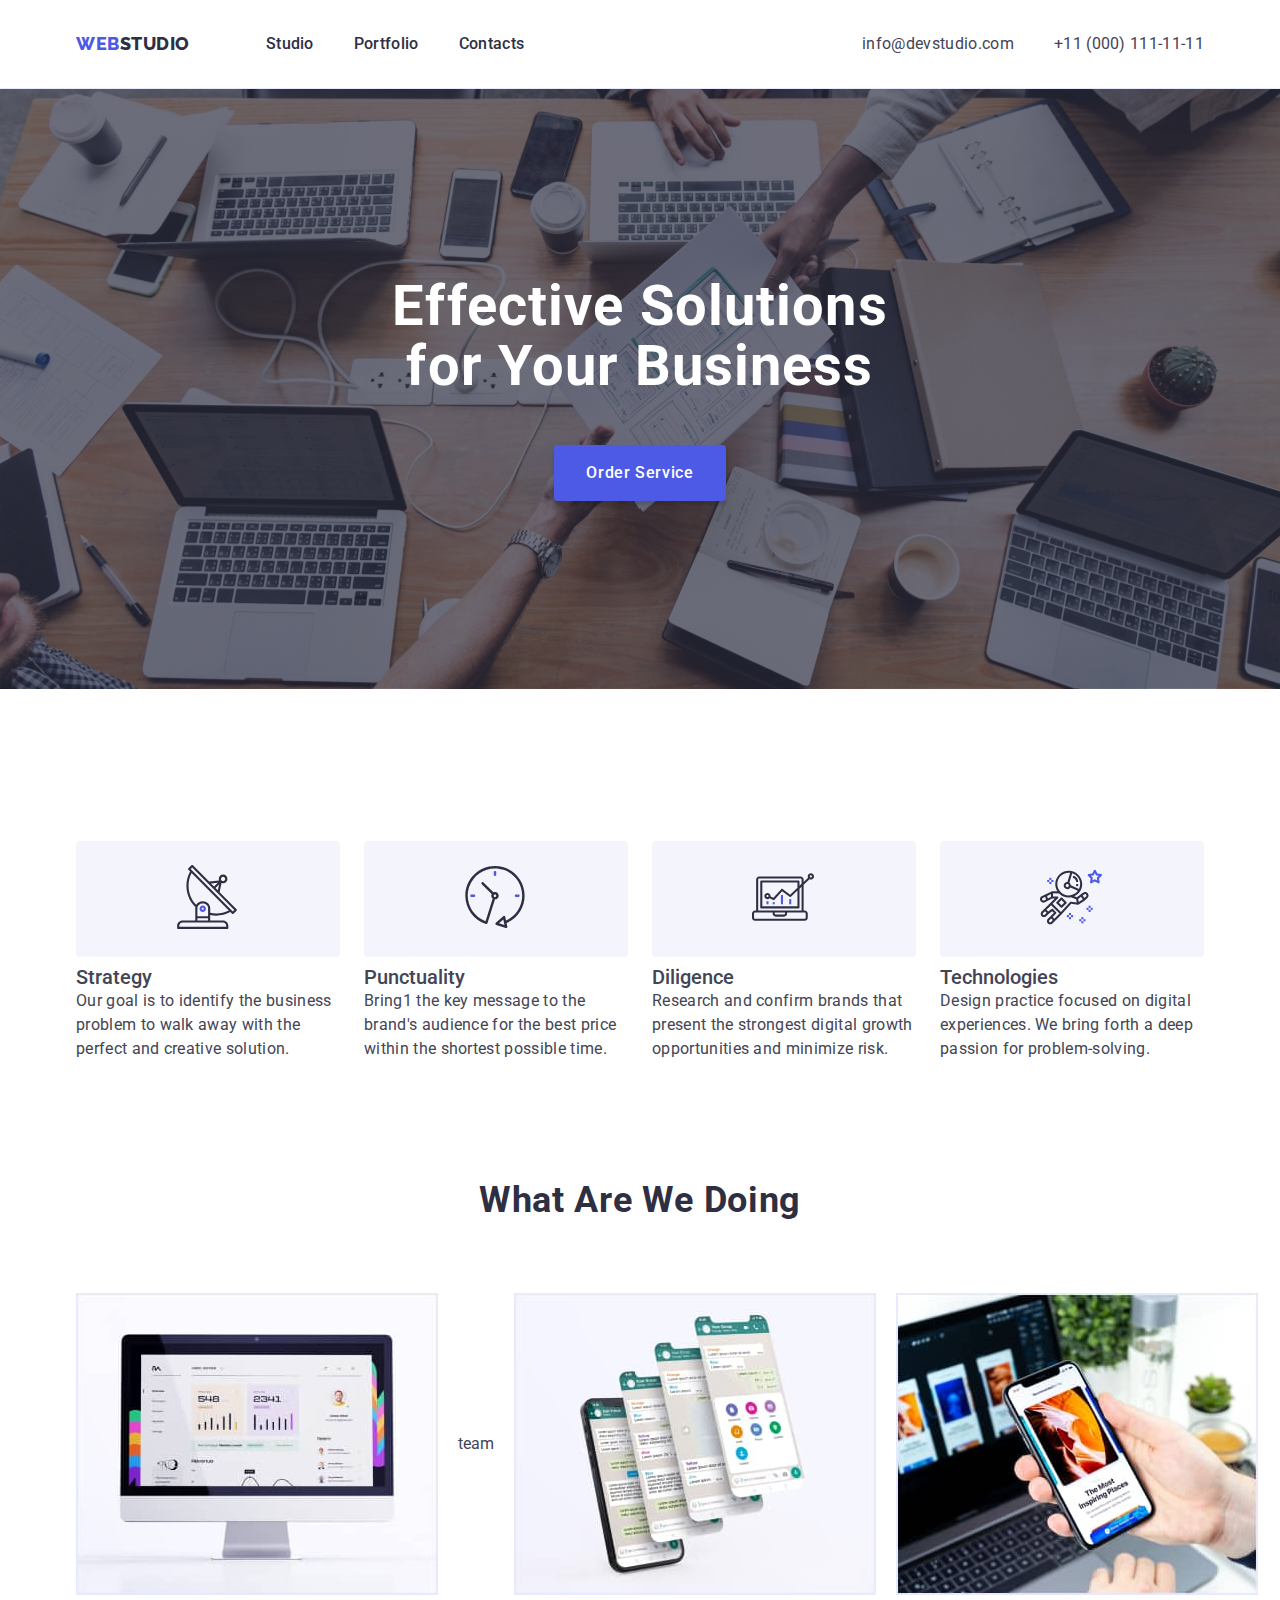
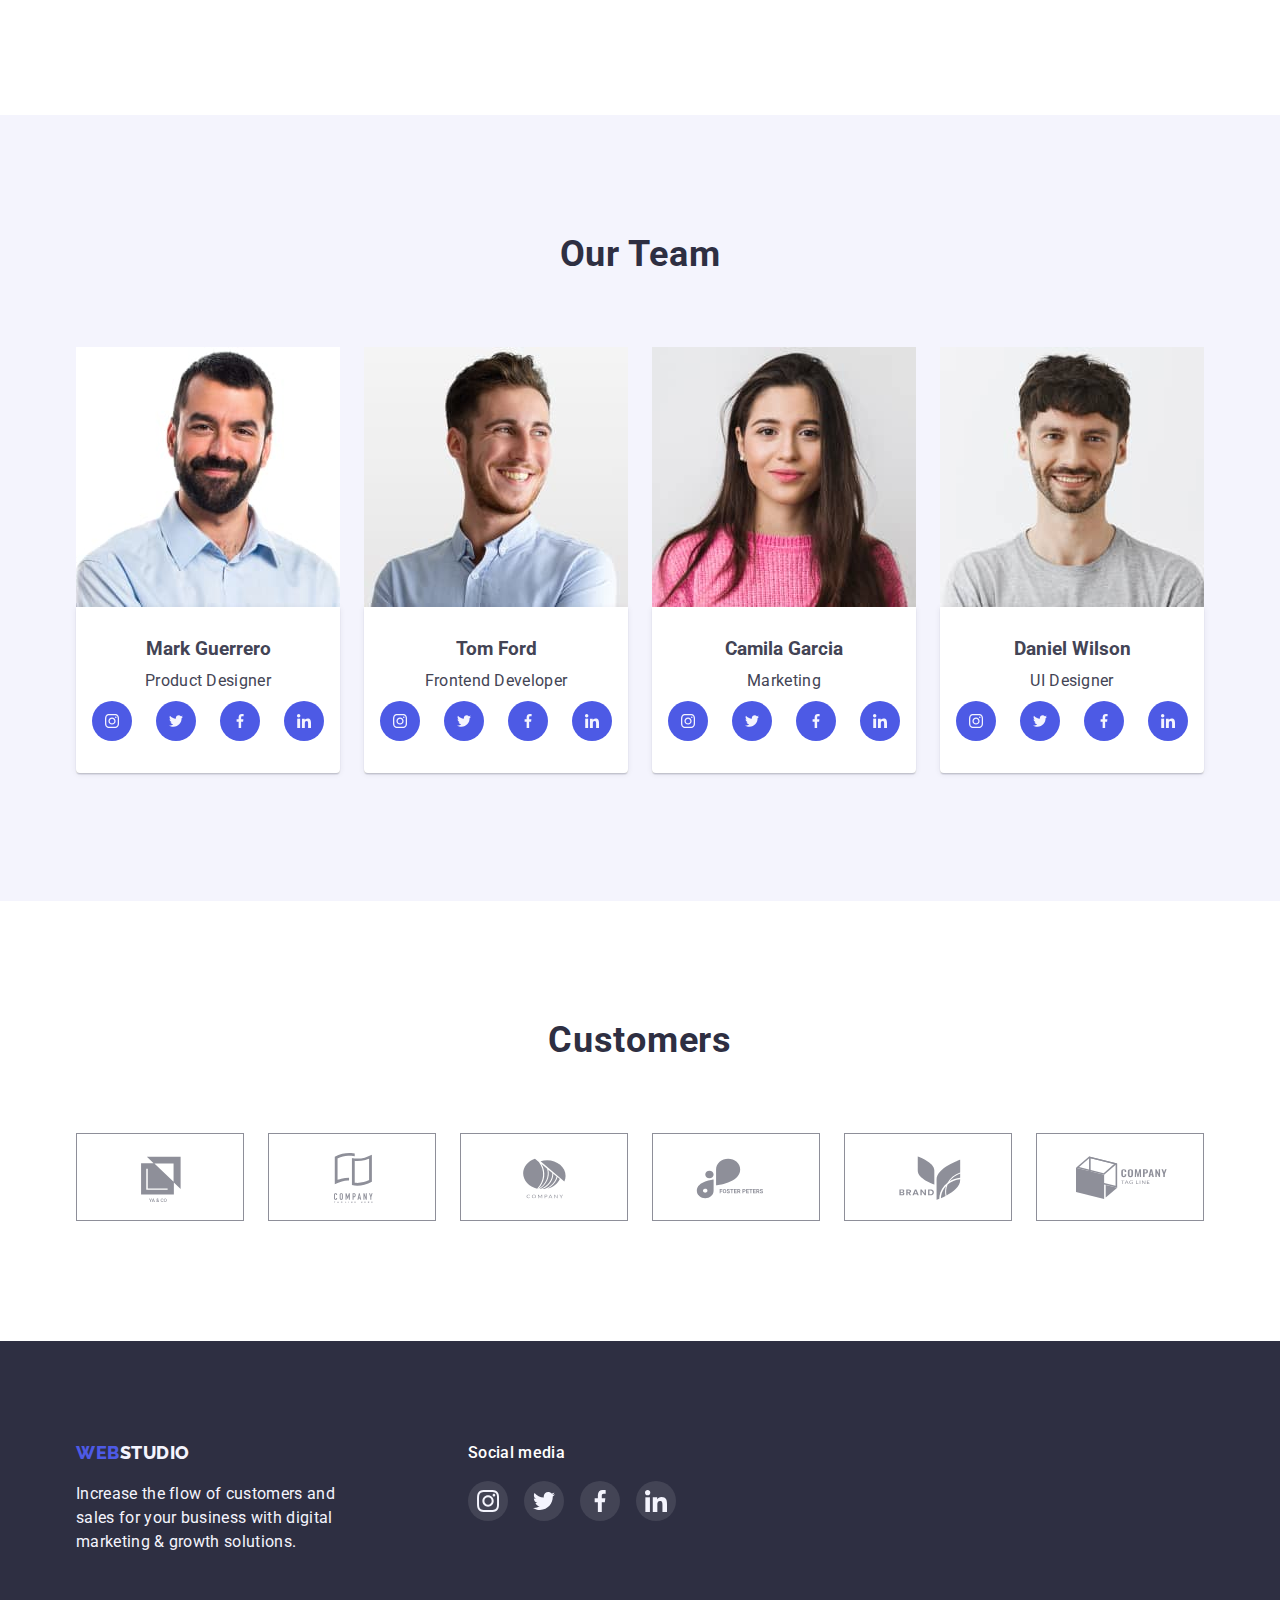
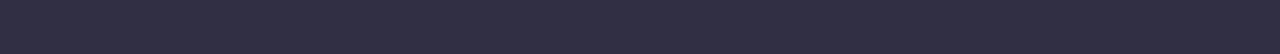
<file: index.html>
<!DOCTYPE html>
<html lang="en">
  <head>
    <meta charset="UTF-8" />
    <meta http-equiv="X-UA-Compatible" content="IE=edge" />
    <meta name="viewport" content="width=device-width, initial-scale=1.0" />
    <title>WebStudio</title>
    <link rel="preconnect" href="https://fonts.googleapis.com" />
    <link rel="preconnect" href="https://fonts.gstatic.com" crossorigin />
    <link
      href="https://fonts.googleapis.com/css2?family=Raleway:wght@800&family=Roboto:wght@400;500;700;900&display=swap"
      rel="stylesheet"
    />
    <link
      rel="stylesheet"
      href="https://cdn.jsdelivr.net/npm/modern-normalize@1.1.0/modern-normalize.min.css"
    />
    <link rel="stylesheet" href="./styles.css" />
  </head>
  <body>
    <header class="header">
      <div class="container container-header">
        <nav class="navigation link">
          <a class="primery-logo link" href="./index.html"
            >Web<span class="secondary-logo link">Studio</span></a
          >
          <ul class="menu-list list">
            <li>
              <a class="navigation-item link" href="./index.html">Studio</a>
            </li>
            <li>
              <a class="navigation-item link" href="./portfolio.html"
                >Portfolio</a
              >
            </li>
            <li><a class="navigation-item link" href="">Contacts</a></li>
          </ul>
        </nav>
        <address class="contacts">
          <ul class="contacts-list list">
            <li class="contacts-item">
              <a class="contacts-item link" href="mailto:info@devstudio.com"
                >info@devstudio.com</a
              >
            </li>
            <li class="contacts-item">
              <a class="contacts-item link" href="tel:+110001111111"
                >+11 (000) 111-11-11</a
              >
            </li>
          </ul>
        </address>
      </div>
    </header>
    <main>
      <!-- hero -->
      <section class="our-skills">
        <div class="container-hero">
          <h1 class="name">
            Effective Solutions <br />
            for Your Business
          </h1>
          <button class="order-service" type="button">Order Service</button>
        </div>
      </section>
      <!-- section-2 -->
      <section class="goal">
        <div class="containerr">
          <h2 class="hidden" hidden>goal</h2>
          <ul class="goal-item list">
            <li class="goal-item-list list">
              <div class="container-list-icon">
                <svg class="svg-icon">
                  <use href="./images/icons.svg#icon-Group"></use>
                </svg>
              </div>
              <h3 class="goal-name">Strategy</h3>
              <p class="text">
                Our goal is to identify the business problem to walk away with
                the perfect and creative solution.
              </p>
            </li>
            <li class="goal-item-list list">
              <div class="container-list-icon">
                <svg class="svg-icon">
                  <use href="./images/icons.svg#icon-clock-1"></use>
                </svg>
              </div>
              <h3 class="goal-name">Punctuality</h3>
              <p class="text">
                Bring1 the key message to the brand's audience for the best
                price within the shortest possible time.
              </p>
            </li>
            <li class="goal-item-list list">
              <div class="container-list-icon">
                <svg class="svg-icon">
                  <use href="./images/icons.svg#icon-diagram-1"></use>
                </svg>
              </div>
              <h3 class="goal-name">Diligence</h3>
              <p class="text">
                Research and confirm brands that present the strongest digital
                growth opportunities and minimize risk.
              </p>
            </li>
            <li class="goal-item-list list">
              <div class="container-list-icon">
                <svg class="svg-icon">
                  <use href="./images/icons.svg#icon-astronaut-1"></use>
                </svg>
              </div>
              <h3 class="goal-name">Technologies</h3>
              <p class="text">
                Design practice focused on digital experiences. We bring forth a
                deep passion for problem-solving.
              </p>
            </li>
          </ul>
        </div>
      </section>
      <section class="section">
        <div class="container container-name-section">
          <h2 class="name-section">What are we doing</h2>
          <ul class="name-photo list">
            <li class="border-name">
              <img src="./images/1.jpg" alt="photo-monitor" width="360" />
            </li>
            team
            <li class="border-name">
              <img src="./images/2.jpg" alt="photo-smartphone" width="360" />
            </li>
            <li class="border-name">
              <img
                src="./images/3.jpg"
                alt="photo-smartphone-with-monitor"
                width="360"
              />
            </li>
          </ul>
        </div>
      </section>
      <!-- section -->
      <section class="our-section section">
        <div class="our-team-container">
          <h2 class="name-section">Our Team</h2>
          <ul class="our-team-photo list">
            <li class="goal-name-our">
              <img
                src="./images/4.jpg"
                alt="photo-product-designer"
                width="264"
              />
              <div class="team-decorative-container">
                <h3 class="goal-name-our">Mark Guerrero</h3>
                <p class="text-our">Product Designer</p>
                <ul class="ul-svg">
                  <li class="svg-our-list">
                    <a class="teg-a" href="">
                      <svg class="svg-our">
                        <use
                          href="./images/icons.svg#icon-instagram-1"
                        ></use></svg
                    ></a>
                  </li>
                  <li class="svg-our-list">
                    <a class="teg-a" href=""
                      ><svg class="svg-our">
                        <use
                          href="./images/icons.svg#icon-twitter-1"
                        ></use></svg
                    ></a>
                  </li>
                  <li class="svg-our-list">
                    <a class="teg-a" href=""
                      ><svg class="svg-our">
                        <use
                          href="./images/icons.svg#icon-facebook-1"
                        ></use></svg
                    ></a>
                  </li>
                  <li class="svg-our-list">
                    <a class="teg-a" href=""
                      ><svg class="svg-our">
                        <use
                          href="./images/icons.svg#icon-linkedin-1"
                        ></use></svg
                    ></a>
                  </li>
                </ul>
              </div>
            </li>
            <li class="goal-name-our">
              <img src="./images/5.jpg" alt="photo-worker-Tom" width="264" />
              <div class="team-decorative-container">
                <h3 class="goal-name-our">Tom Ford</h3>
                <p class="text-our">Frontend Developer</p>
                <ul class="ul-svg">
                  <li class="svg-our-list">
                    <a class="teg-a" href=""
                      ><svg class="svg-our">
                        <use
                          href="./images/icons.svg#icon-instagram-1"
                        ></use></svg
                    ></a>
                  </li>
                  <li class="svg-our-list">
                    <a class="teg-a" href=""
                      ><svg class="svg-our">
                        <use
                          href="./images/icons.svg#icon-twitter-1"
                        ></use></svg
                    ></a>
                  </li>
                  <li class="svg-our-list">
                    <a class="teg-a" href=""
                      ><svg class="svg-our">
                        <use
                          href="./images/icons.svg#icon-facebook-1"
                        ></use></svg
                    ></a>
                  </li>
                  <li class="svg-our-list">
                    <a class="teg-a" href=""
                      ><svg class="svg-our">
                        <use
                          href="./images/icons.svg#icon-linkedin-1"
                        ></use></svg
                    ></a>
                  </li>
                </ul>
              </div>
            </li>

            <li class="goal-name-our">
              <img src="./images/6.jpg" alt="photo-markiting" width="264" />
              <div class="team-decorative-container">
                <h3 class="goal-name-our">Camila Garcia</h3>
                <p class="text-our">Marketing</p>
                <ul class="ul-svg">
                  <li class="svg-our-list">
                    <a class="teg-a" href=""
                      ><svg class="svg-our">
                        <use
                          href="./images/icons.svg#icon-instagram-1"
                        ></use></svg
                    ></a>
                  </li>
                  <li class="svg-our-list">
                    <a class="teg-a" href=""
                      ><svg class="svg-our">
                        <use
                          href="./images/icons.svg#icon-twitter-1"
                        ></use></svg
                    ></a>
                  </li>
                  <li class="svg-our-list">
                    <a class="teg-a" href=""
                      ><svg class="svg-our">
                        <use
                          href="./images/icons.svg#icon-facebook-1"
                        ></use></svg
                    ></a>
                  </li>
                  <li class="svg-our-list">
                    <a class="teg-a" href=""
                      ><svg class="svg-our">
                        <use
                          href="./images/icons.svg#icon-linkedin-1"
                        ></use></svg
                    ></a>
                  </li>
                </ul>
              </div>
            </li>

            <li class="goal-name-our">
              <img src="./images/7.jpg" alt="photo-UI-Designer" width="264" />
              <div class="team-decorative-container">
                <h3 class="goal-name-our">Daniel Wilson</h3>
                <p class="text-our">UI Designer</p>
                <ul class="ul-svg">
                  <li class="svg-our-list">
                    <a class="teg-a" href=""
                      ><svg class="svg-our">
                        <use
                          href="./images/icons.svg#icon-instagram-1"
                        ></use></svg
                    ></a>
                  </li>
                  <li class="svg-our-list">
                    <a class="teg-a" href=""
                      ><svg class="svg-our">
                        <use
                          href="./images/icons.svg#icon-twitter-1"
                        ></use></svg
                    ></a>
                  </li>
                  <li class="svg-our-list">
                    <a class="teg-a" href=""
                      ><svg class="svg-our">
                        <use
                          href="./images/icons.svg#icon-facebook-1"
                        ></use></svg
                    ></a>
                  </li>
                  <li class="svg-our-list">
                    <a class="teg-a" href=""
                      ><svg class="svg-our">
                        <use
                          href="./images/icons.svg#icon-linkedin-1"
                        ></use></svg
                    ></a>
                  </li>
                </ul>
              </div>
            </li>
          </ul>
        </div>
      </section>
      <!-- Customers" -->
      <section class="customers-section section">
        <div
          class="container customers-decorative-container decorative-container"
        >
          <h2 class="name-section">Customers</h2>
          <ul class="customers-list">
            <li class="customers-item list">
              <a class="customers-link" href=""
                ><svg class="customers-logo">
                  <use href="./images/icons.svg#icon-Logo"></use></svg
              ></a>
            </li>
            <li class="customers-item list">
              <a class="customers-link" href=""
                ><svg class="customers-logo">
                  <use href="./images/icons.svg#icon-Logo-1"></use></svg
              ></a>
            </li>
            <li class="customers-item list">
              <a class="customers-link" href=""
                ><svg class="customers-logo">
                  <use href="./images/icons.svg#icon-Logo-2"></use></svg
              ></a>
            </li>
            <li class="customers-item list">
              <a class="customers-link" href=""
                ><svg class="customers-logo">
                  <use href="./images/icons.svg#icon-Logo-3"></use></svg
              ></a>
            </li>
            <li class="customers-item list">
              <a class="customers-link" href=""
                ><svg class="customers-logo">
                  <use href="./images/icons.svg#icon-Logo-4"></use></svg
              ></a>
            </li>
            <li class="customers-item list">
              <a class="customers-link" href=""
                ><svg class="customers-logo">
                  <use href="./images/icons.svg#icon-Logo-5"></use></svg
              ></a>
            </li>
          </ul>
        </div>
      </section>
    </main>

    <footer class="footer">
      <div class="container container-footer decorative-container-footer">
        <div class="decorative-container-footer1">
          <a class="footer-logo-two link" href="./index.html"
            >Web<span class="footer-logo">Studio</span>
          </a>
          <p class="text-footer">
            Increase the flow of customers and sales for your business with
            digital marketing & growth solutions.
          </p>
        </div>
        <div class="decorative-container-footer1">
          <h4 class="social">Social media</h4>
          <ul class="logo-ul1">
            <li class="svg-our-list-footer">
              <a class="teg-footer" href=""
                ><svg class="svg-our-footer">
                  <use href="./images/icons.svg#icon-instagram-1"></use></svg
              ></a>
            </li>
            <li class="svg-our-list-footer">
              <a class="teg-footer" href=""
                ><svg class="svg-our-footer">
                  <use href="./images/icons.svg#icon-twitter-1"></use></svg
              ></a>
            </li>
            <li class="svg-our-list-footer">
              <a class="teg-footer" href=""
                ><svg class="svg-our-footer">
                  <use href="./images/icons.svg#icon-facebook-1"></use></svg
              ></a>
            </li>
            <li class="svg-our-list-footer">
              <a class="teg-footer" href=""
                ><svg class="svg-our-footer">
                  <use href="./images/icons.svg#icon-linkedin-1"></use></svg
              ></a>
            </li>
          </ul>
        </div>
      </div>
    </footer>
  </body>
</html>
</file>
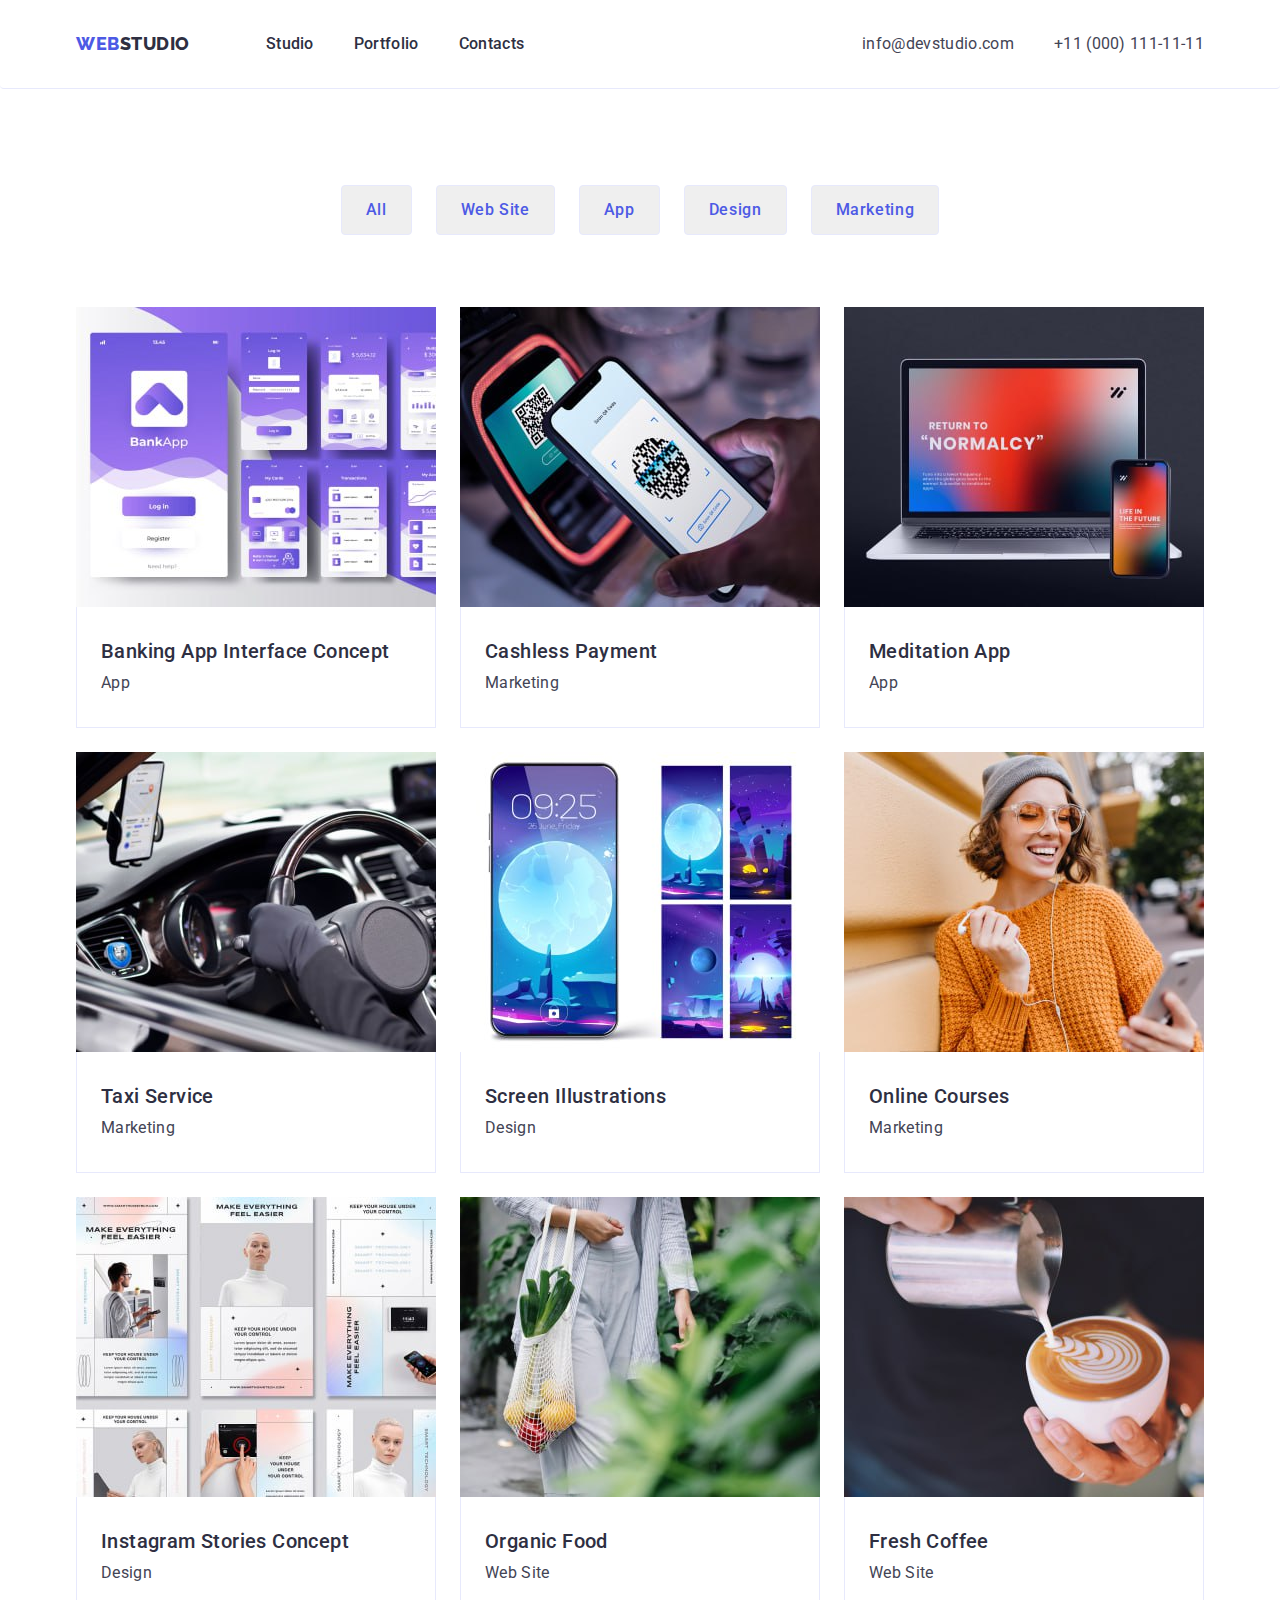
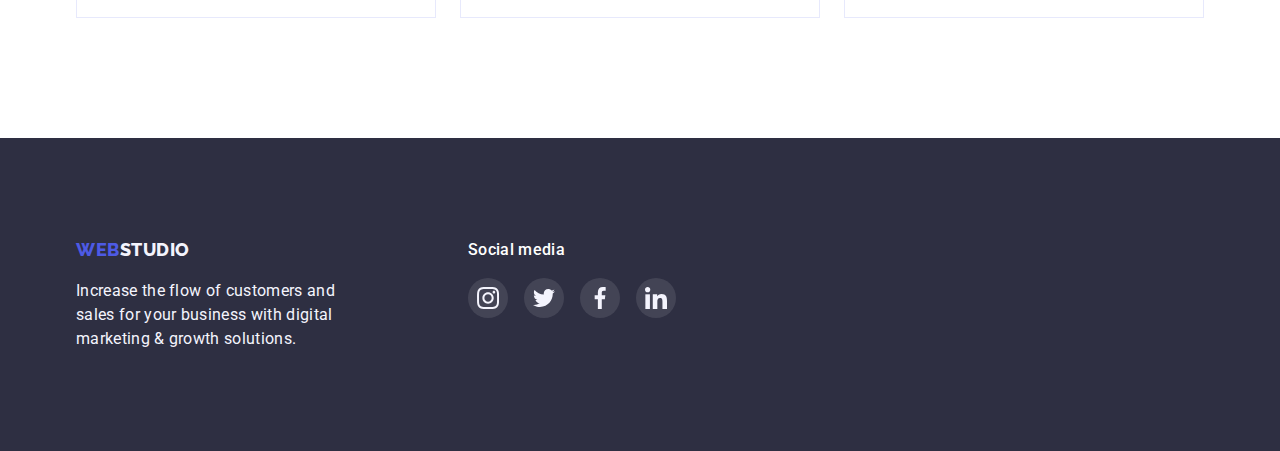
<file: portfolio.html>
<!DOCTYPE html>
<html lang="en">
  <head>
    <meta charset="UTF-8" />
    <meta http-equiv="X-UA-Compatible" content="IE=edge" />
    <meta name="viewport" content="width=device-width, initial-scale=1.0" />
    <title>Document</title>
    <link rel="preconnect" href="https://fonts.googleapis.com" />
    <link rel="preconnect" href="https://fonts.gstatic.com" crossorigin />
    <link
      href="https://fonts.googleapis.com/css2?family=Raleway:wght@800&family=Roboto:wght@400;500;700;900&display=swap"
      rel="stylesheet"
    />
    <link rel="stylesheet" href="./portfolio.css" />
    <link
      rel="stylesheet"
      href="https://cdn.jsdelivr.net/npm/modern-normalize@1.1.0/modern-normalize.min.css"
    />
    <link rel="stylesheet" href="./portfolio.css" />
  </head>
  <body>
    <header class="container-header header">
      <div class="container container-header">
        <nav class="navigation link">
          <a class="primery-logo link" href="./index.html"
            >Web<span class="secondary-logo link">Studio</span></a
          >
          <ul class="menu-list list">
            <li>
              <a class="navigation-item link" href="./index.html">Studio</a>
            </li>
            <li>
              <a class="navigation-item link" href="./portfolio.html"
                >Portfolio</a
              >
            </li>
            <li><a class="navigation-item link" href="">Contacts</a></li>
          </ul>
        </nav>
        <address class="contacts">
          <ul class="contacts-list list">
            <li class="contacts-item">
              <a class="contacts-item link" href="mailto:info@devstudio.com"
                >info@devstudio.com</a
              >
            </li>
            <li class="contacts-item">
              <a class="contacts-item link" href="tel:+110001111111"
                >+11 (000) 111-11-11</a
              >
            </li>
          </ul>
        </address>
      </div>
    </header>
    <main>
      <section class="section-port container list">
        <h1 hidden>menu</h1>
        <ul class="button-ul list">
          <li><button class="order-service" type="button">All</button></li>
          <li><button class="order-service" type="button">Web Site</button></li>
          <li><button class="order-service" type="button">App</button></li>
          <li><button class="order-service" type="button">Design</button></li>
          <li>
            <button class="order-service" type="button">Marketing</button>
          </li>
        </ul>
        <div class="image-item"></div>
        <ul class="image-item list">
          <li class="image-list-item">
            <a class="link" href="">
              <img
                src="./images/photo_2023-03-03_19-50-15-min.jpg"
                alt="banking-development"
                width="360"
              />
              <div class="last-hope">
                <h2 class="name-section">Banking App Interface Concept</h2>
                <p class="text">App</p>
              </div></a
            >
          </li>
          <li class="image-list-item">
            <a class="link" href="">
              <img
                src="./images/photo_2023-03-03_19-50-30-min.jpg"
                alt="cashless-markting"
                width="360"
              />
              <div class="last-hope">
                <h2 class="name-section">Cashless Payment</h2>
                <p class="text">Marketing</p>
              </div></a
            >
          </li>
          <li class="image-list-item">
            <a class="link" href="">
              <img
                src="./images/photo_2023-03-03_19-50-29-min.jpg"
                alt="midiation-app"
                width="360"
              />
              <div class="last-hope">
                <h2 class="name-section">Meditation App</h2>
                <p class="text">App</p>
              </div></a
            >
          </li>
          <li class="image-list-item">
            <a class="link" href="">
              <img
                src="./images/photo_2023-03-03_19-50-27-min.jpg"
                alt="Taxi-Service"
                width="360"
              />
              <div class="last-hope">
                <h2 class="name-section">Taxi Service</h2>
                <p class="text">Marketing</p>
              </div></a
            >
          </li>
          <li class="image-list-item">
            <a class="link" href="">
              <img
                src="./images/photo_2023-03-03_19-50-26-min.jpg"
                alt="design-illustration"
                width="360"
              />
              <div class="last-hope">
                <h2 class="name-section">Screen Illustrations</h2>
                <p class="text">Design</p>
              </div></a
            >
          </li>
          <li class="image-list-item">
            <a class="link" href="">
              <img
                src="./images/photo_2023-03-03_19-50-24-min.jpg"
                alt="online-marketing"
                width="360"
              />
              <div class="last-hope">
                <h2 class="name-section">Online Courses</h2>
                <p class="text">Marketing</p>
              </div></a
            >
          </li>
          <li class="image-list-item">
            <a class="link" href="">
              <img
                src="./images/photo_2023-03-03_19-50-22-min.jpg"
                alt="instagram-design"
                width="360"
              />
              <div class="last-hope">
                <h2 class="name-section">Instagram Stories Concept</h2>
                <p class="text">Design</p>
              </div></a
            >
          </li>
          <li class="image-list-item">
            <a class="link" href="">
              <img
                src="./images/photo_2023-03-03_19-50-19-min.jpg"
                alt="web-site-food"
                width="360"
              />
              <div class="last-hope">
                <h2 class="name-section">Organic Food</h2>
                <p class="text">Web Site</p>
              </div></a
            >
          </li>
          <li class="image-list-item">
            <a class="link" href="">
              <img
                src="./images/photo_2023-03-03_19-50-21-min.jpg"
                alt="web-site-coffe"
                width="360"
              />
              <div class="last-hope">
                <h2 class="name-section">Fresh Coffee</h2>
                <p class="text">Web Site</p>
              </div></a
            >
          </li>
        </ul>
      </section>
    </main>
    <footer class="footer">
      <div class="container container-footer decorative-container-footer">
        <div class="decorative-container-footer1">
          <a class="footer-logo-two link" href="./index.html"
            >Web<span class="footer-logo">Studio</span>
          </a>
          <p class="text-footer">
            Increase the flow of customers and sales for your business with
            digital marketing & growth solutions.
          </p>
        </div>
        <div class="decorative-container-footer1">
          <h4 class="social">Social media</h4>
          <ul class="logo-ul1">
            <li class="svg-our-list-footer">
              <a class="teg-footer" href=""
                ><svg class="svg-our-footer">
                  <use href="./images/icons.svg#icon-instagram-1"></use></svg
              ></a>
            </li>
            <li class="svg-our-list-footer">
              <a class="teg-footer" href=""
                ><svg class="svg-our-footer">
                  <use href="./images/icons.svg#icon-twitter-1"></use></svg
              ></a>
            </li>
            <li class="svg-our-list-footer">
              <a class="teg-footer" href=""
                ><svg class="svg-our-footer">
                  <use href="./images/icons.svg#icon-facebook-1"></use></svg
              ></a>
            </li>
            <li class="svg-our-list-footer">
              <a class="teg-footer" href=""
                ><svg class="svg-our-footer">
                  <use href="./images/icons.svg#icon-linkedin-1"></use></svg
              ></a>
            </li>
          </ul>
        </div>
      </div>
    </footer>
  </body>
</html>
</file>
<file: styles.css>
/* * {
  outline: 1px solid tomato;
} */

h1,
h2,
h3,
h4,
p {
  margin-top: 0;
  margin-bottom: 0;
}

ul,
ol {
  margin-top: 0;
  margin-bottom: 0;
  padding-left: 0;
}

img {
  display: block;
}

address {
  font-style: normal;
}

.list {
  list-style: none;
}

.link {
  text-decoration: none;
}

.button {
  cursor: pointer;
}

.container {
  width: 1158px;
  margin: 0 auto;
  padding-right: 15px;
  padding-left: 15px;
  /* padding-top: 152px;
  padding-bottom: 120px; */
}

.containerr {
  width: 1158px;
  margin: 0 auto;
  padding-right: 15px;
  padding-left: 15px;
}

.header {
  padding-top: 32px;
  padding-bottom: 32px;
  border-bottom: 1px solid #e7e9fc;
}
.section {
  padding-top: 120px;
  padding-bottom: 120px;
}

.container-header {
  display: flex;
  padding-right: 15px;
  padding-left: 15px;
  margin: 0 auto;
  width: 1158px;
}

.container-hero {
  display: flex;
  align-items: center;
  flex-direction: column;
  padding-top: 188px;
  padding-bottom: 188px;
  padding-right: 15px;
  padding-left: 15px;
}

.list {
  list-style: none;
}

body {
  font-family: "Roboto", sans-serif;
  font-style: normal;
  color: #434455;
  font-weight: 400;
}
.primery-logo {
  font-family: "Raleway", sans-serif;
  font-style: normal;
  font-weight: 800;
  font-size: 18px;
  line-height: 1.17;
  color: #4d5ae5;
  letter-spacing: 0.03em;
  text-transform: uppercase;
}

.secondary-logo {
  font-family: "Raleway";
  font-style: normal;
  font-weight: 800;
  font-size: 18px;
  line-height: 1.17;
  color: #2e2f42;
}
.navigation {
  font-family: "Roboto";
  font-style: normal;
  font-weight: 500;
  font-size: 16px;
  line-height: 1.5;
  color: #2e2f42;
  letter-spacing: 0.02em;
  display: flex;
  align-items: center;
}

.menu-list {
  display: flex;
  gap: 40px;
  margin-left: 76px;
}

.contacts-list {
  gap: 40px;
  margin-left: auto;
}

.navigation-item {
  font-family: "Roboto";
  font-style: normal;
  font-weight: 500;
  font-size: 16px;
  line-height: 1.5;
  color: #2e2f42;
  letter-spacing: 0.02em;
}
.navigation-item:hover,
.navigation-item:focus {
  color: #404bbf;
}
.border-name {
  border: 1px solid #e7e9fc;
}
.contacts {
  font-style: normal;
  margin-left: auto;
}
.contacts-item {
  text-decoration: none;
  font-style: normal;
  font-weight: 400;
  font-size: 16px;
  line-height: 1.5;
  letter-spacing: 0.02em;
  color: #434455;
  letter-spacing: 0.02em;
}

.contacts-list {
  display: flex;
}

.contacts-item:hover,
.contacts-item:focus {
  color: #404bbf;
}

.name {
  font-family: "Roboto";
  font-style: normal;
  font-weight: 700;
  font-size: 56px;
  line-height: 1.07;
  text-align: center;
  letter-spacing: 0.02em;
  color: #ffffff;
  left: 472px;
  top: 260px;
  margin-bottom: 48px;
  border: none;
}
.our-skills {
  max-width: 1440px;
  margin: 0 auto;
  background-image: linear-gradient(
      rgba(46, 47, 66, 0.7),
      rgba(46, 47, 66, 0.7)
    ),
    url(./images/people-office\ 1-min.jpg);
  background-repeat: no-repeat;
  background-position: center;
  background-size: cover;
  object-fit: contain;
  resize: none;
}

.order-service {
  font-family: "Roboto", sans-serif;
  background: #4d5ae5;
  box-shadow: 0px 4px 4px rgba(0, 0, 0, 0.15);
  border-radius: 4px;
  font-style: normal;
  font-weight: 500;
  font-size: 16px;
  line-height: 1.5;
  color: #ffffff;
  letter-spacing: 0.04em;
  cursor: pointer;
  padding-top: 16px;
  padding-bottom: 16px;
  padding-left: 32px;
  padding-right: 32px;
  left: 636px;
  top: 428px;
  border: none;
}

.order-service:focus {
  color: #404bbf;
}

/* .container-goal {
  width: 1158px;
  margin: auto;
  padding-top: 152px */

.goal {
  padding-top: 152px;
}

.goal-item {
  display: flex;
  align-items: center;
  /* margin-left: 15px; */
  gap: 24px;
}

.goal-name-our {
  /* box-shadow: 0px 1px 6px rgba(46, 47, 66, 0.08),
    0px 1px 1px rgba(46, 47, 66, 0.16), 0px 2px 1px rgba(46, 47, 66, 0.08);
  border-radius: 0px 0px 4px 4px; */
  background: #ffffff;
  display: flex;
  flex-direction: column;
  justify-content: center;
  align-items: center;
  padding: 0px;
  margin-bottom: 8px;
  /* margin-top: 32px; */
}
.goal-name {
  font-family: "Roboto";
  font-style: normal;
  font-weight: 500;
  font-size: 20px;
  line-height: 1.2;
  /* padding-top: 120px; */
}

.container-name-section {
  width: 1158px;
  margin: 0 auto;
  padding-right: 15px;
  padding-left: 15px;
}
.our-team-container {
  width: 1158px;
  margin: 0 auto;
  padding-right: 15px;
  padding-left: 15px;
}

.our-section {
  background: #f4f4fd;
}
.our-team-photo {
  display: flex;
  align-items: center;
  margin-top: 72px;
  gap: 24px;
}

.name-photo {
  display: flex;
  align-items: center;
  gap: 20px;
}

.text {
  font-family: "Roboto";
  font-style: normal;
  font-weight: 400;
  font-size: 16px;
  line-height: 1.5;
  letter-spacing: 0.02em;
  color: #434455;
  width: 264px;
}

.text-our {
  font-family: "Roboto";
  font-style: normal;
  font-weight: 400;
  font-size: 16px;
  line-height: 1.5;
  letter-spacing: 0.02em;
  color: #434455;
  width: 264px;
  text-align: center;
}

.name-section {
  font-family: "Roboto";
  font-style: normal;
  font-weight: 700;
  font-size: 36px;
  line-height: 1.11;
  letter-spacing: 0.02em;
  color: #2e2f42;
  text-align: center;
  text-transform: capitalize;
  margin-bottom: 72px;
}

.footer {
  background-color: #2e2f42;
  padding-right: 15px;
  padding-left: 15px;
  padding-top: 100px;
  padding-bottom: 100px;
}

.container-footer {
  /* flex-direction: column; */
  padding-right: 15px;
  padding-left: 15px;
}
.text-footer {
  font-family: "Roboto";
  font-style: normal;
  font-weight: 400;
  font-size: 16px;
  line-height: 1.5;
  letter-spacing: 0.02em;
  color: #f4f4fd;
  width: 264px;
  height: 72px;
  left: 156px;
  top: 2420px;
}
.footer-logo-two {
  font-weight: 800;
  font-size: 18px;
  line-height: 1.17;
  display: flex;
  align-items: center;
  letter-spacing: 0.03em;
  text-transform: uppercase;
  color: var(--primary-brand);
  font-family: "Raleway", sans-serif;
  font-style: normal;
  margin-bottom: 17.5px;
}
.footer-logo {
  font-weight: 800;
  font-size: 18px;
  line-height: 1.33;
  letter-spacing: 0.03em;
  text-transform: uppercase;
  color: #f4f4fd;
}
ul {
  list-style: none;
}
.link {
  text-decoration: none;
}

:root {
  --primary-brand: #4d5ae5;
}

.decorative-container {
  /* box-shadow: 0px 1px 6px rgba(46, 47, 66, 0.08),
    0px 1px 1px rgba(46, 47, 66, 0.16), 0px 2px 1px rgba(46, 47, 66, 0.08); */
  border-radius: 0px 0px 4px 4px;
}

.container-list-icon {
  padding: 24px 100px;
  background: #f4f4fd;
  border-radius: 4px;
  margin-bottom: 8px;
}

.svg-icon {
  width: 62px;
  height: 64px;
}
.svg-our-list {
  position: relative;
  display: flex;
  justify-content: center;
  align-items: center;
  width: 40px;
  height: 40px;
  padding: 12px;
  border-radius: 50%;
  background-color: #4d5ae5;
}
.svg-our-list:hover,
.svg-our-list:focus {
  background-color: #404bbf;
  border-radius: 50%;

  /* color: #404bbf; */
}

.svg-our {
  /* width: 16px;
  max-height: 16px; */
  display: flex;
  flex: 0 0 16px;
  width: 16px;
  height: 16px;
  border: 1px solid transparent;

  /* padding: 12px 12px 12px 12px; */
  /* width: 16px;
  height: 16px; */

  fill: indianred;
  /* border-radius: 50%; */
}
.teg-a {
  display: flex;
  width: 40px;
  height: 40px;
  border-radius: 50%;
  flex: 0 0 40px;
  justify-content: center;
  align-items: center;
}
.ul-svg {
  display: flex;
  justify-content: center;
  gap: 24px;
  margin-top: 8px;

  /* width: 40px;
  height: 40px; */
  /* border-radius: 50%; */
}

.logo-ul {
  display: flex;
  gap: 24px;
  box-shadow: 8e8F99;
  justify-content: center;
  align-items: center;
  border: 1px solid transparent;
}

.svg-logo {
  width: 104px;
  height: 56px;
  border: 1px solid transparent;
  justify-content: center;
  align-items: center;
  fill: indianred;
}

.svg-logo-list {
  justify-content: center;
  align-items: center;
  display: flex;
}

.svg-our-list-footer {
  flex-direction: column;
  /* align-content: column; */
  display: flex;
  justify-content: center;
  align-items: center;
  width: 40px;
  height: 40px;
  border-radius: 50%;
  background-color: rgba(255, 255, 255, 0.1);
}
.svg-our-footer:hover,
.svg-our-footer:focus {
  background-color: #31d0aa;
  border-radius: 50%;
}

.svg-our-footer {
  /* flex-direction: column; */
  width: 24px;
  max-height: 24px;
  border: 1px solid transparent;
  /* padding: 12px 12px 12px 12px; */
  /* width: 16px;
  height: 16px; */
  display: block;
  fill: currentColor;
  /* border-radius: 50%; */
}

.ul-svg-footer {
  /* flex-direction: column; */
  gap: 24px;
  margin-left: 16px;
  margin-top: 8px;
  /* width: 40px;
  height: 40px; */
  /* border-radius: 50%; */
}

.last {
  display: flex;
}
/* .container-footer {
  display: flex;
  flex-direction: column;
} */
.decorative-container-footer {
  display: flex;
}
.logo-ul1 {
  display: flex;
  gap: 16px;
}
/* .logo-ul1:hover,
.logo-ul1:focus {
} */

.social {
  font-family: "Roboto";
  font-style: normal;
  font-weight: 500;
  font-size: 16px;
  line-height: 24px;
  color: #ffffff;
  letter-spacing: 0.02em;
  margin-bottom: 16px;
}

/* .teg-a:hover,
.teg-a:focus {
  display: contents;
  border-radius: 0px 0px 4px 4px;
  color: #404bbf;
  margin-top: 8px;
  padding-right: 16px;
} */
/* ==================customers=========================== */
.customers-section {
}

.customers-decorative-container {
}

.customers-list {
  display: flex;
  gap: 24px;
  justify-content: center;
}
.customers-link {
  display: block;
}
.customers-item {
}
/* .custemers-link:hover,
.custemers-link:focus {
  border-color: #404bbf;
  border: 11px solid#404bbf;
} */

.customers-link:hover > .customers-logo,
.customers-link:focus > .customers-logo {
  fill: #404bbf;
  border-color: #404bbf;
}
.customers-logo {
  width: 168px;
  height: 88px;
  fill: #8e8f99;
  padding: 16px 32px;
  display: block;
  border: 1px solid #8e8f99;
}

.team-decorative-container {
  padding-top: 32px;
  box-shadow: 0px 1px 6px rgba(46, 47, 66, 0.08),
    0px 1px 1px rgba(46, 47, 66, 0.16), 0px 2px 1px rgba(46, 47, 66, 0.08);
  border-radius: 0px 0px 4px 4px;
  padding-bottom: 32px;
}
.teg-footer {
}
.decorative-container-footer1 {
  margin-right: 128px;
}
.teg-footer:hover,
.teg-footer:focus {
  background-color: #31d0aa;
  border-radius: 50%;
  flex-direction: column;
  /* align-content: column; */
  display: flex;
  justify-content: center;
  align-items: center;
  width: 40px;
  height: 40px;
  border-radius: 50%;
  background-color: rgba(255, 255, 255, 0.1);
  background-color: #31d0aa;
  border-radius: 50%;
}

.svg-our-list-footer:hover,
.svg-our-list-footer:focus {
  background-color: #31d0aa;
}
</file>
<file: portfolio.css>
h1,
h2,
h3,
h4,
p {
  margin-top: 0;
  margin-bottom: 0;
}

ul,
ol {
  margin-top: 0;
  margin-bottom: 0;
  padding-left: 0;
}

img {
  display: block;
}

address {
  font-style: normal;
}

.list {
  list-style: none;
}

.link {
  text-decoration: none;
}

.button {
  cursor: pointer;
}

.container {
  width: 1158px;
  margin: 0 auto;
  padding-right: 15px;
  padding-left: 15px;
}
.section {
  padding-top: 120px;
  padding-bottom: 120px;
}
.section-port {
  padding-top: 96px;
  padding-bottom: 120px;
}

.header {
  padding-top: 32px;
  padding-bottom: 32px;
  border-bottom: 1px solid #e7e9fc;
  /* box-shadow: 0px 3px 1px rgba(0, 0, 0, 0.1), 0px 2px 1px rgba(0, 0, 0, 0.08),
    0px 2px 2px rgba(0, 0, 0, 0.12); */
  border-radius: 4px;
}

.container-header {
  display: flex;
  padding-right: 15px;
  padding-left: 15px;
}
.navigation {
  font-family: "Roboto";
  font-style: normal;
  font-weight: 500;
  font-size: 16px;
  line-height: 1.5;
  color: #2e2f42;
  letter-spacing: 0.02em;
  display: flex;
  align-items: center;
}
.menu-list {
  display: flex;
  gap: 40px;
  margin-left: 76px;
}
.secondary-logo {
  font-family: "Raleway";
  font-style: normal;
  font-weight: 800;
  font-size: 18px;
  line-height: 1.17;
  color: #2e2f42;
}
.navigation-item:hover,
.navigation-item:focus {
  color: #404bbf;
}
.navigation-item {
  font-family: "Roboto";
  font-style: normal;
  font-weight: 500;
  font-size: 16px;
  line-height: 1.5;
  color: #2e2f42;
  letter-spacing: 0.02em;
}

.contacts {
  font-style: normal;
  margin-left: auto;
}
.contacts-item {
  text-decoration: none;
  font-style: normal;
  font-weight: 400;
  font-size: 16px;
  line-height: 1.5;
  letter-spacing: 0.02em;
  color: #434455;
  letter-spacing: 0.02em;
}

.contacts-list {
  display: flex;
  gap: 40px;
  margin-left: auto;
}
.contacts-item:hover,
.contacts-item:focus {
  color: #404bbf;
}

.button-ul {
  display: flex;
  gap: 24px;
  justify-content: center;
  margin-bottom: 72px;
}

.primery-logo {
  font-family: "Raleway", sans-serif;
  font-style: normal;
  font-weight: 800;
  font-size: 18px;
  line-height: 1.17;
  color: #4d5ae5;
  letter-spacing: 0.03em;
  text-transform: uppercase;
}

:root {
  --primary-brand: #4d5ae5;
  --dark: #2e2f42;
  --more-dark: #434455;
  --ocean: #404bbf;
  --light: #f4f4fd;
  --white: #e7e9fc;
}

body {
  font-family: "Roboto", sans-serif;
  font-style: normal;
  color: var(--more-dark);
  font-weight: 400;
}

.list {
  list-style: none;
}

.link {
  text-decoration: none;
}
.name-section {
  font-weight: 500;
  font-size: 20px;
  line-height: 1.2;
  letter-spacing: 0.02em;
  color: var(--dark);
  margin-bottom: 8px;
}
.text {
  font-weight: 400;
  font-size: 16px;
  line-height: 1.5;
  letter-spacing: 0.02em;
  color: var(--more-dark);
}
.order-service {
  font-family: "Roboto", sans-serif;
  font-weight: 500;
  font-size: 16px;
  line-height: 1.5;
  letter-spacing: 0.04em;
  color: var(--primary-brand);
  cursor: pointer;
  border: 1px solid #e7e9fc;
  border-radius: 4px;
  padding-top: 12px;
  padding-bottom: 12px;
  padding-left: 24px;
  padding-right: 24px;
}

.order-service:hover {
  background-color: #404bbf;
  color: var(--white);
}
.order-service:focus {
  background-color: #404bbf;
  color: var(--white);
}

.image-item {
  display: flex;
  flex-wrap: wrap;
  column-gap: 24px;
  row-gap: 24px;
}

.container-footer {
  padding-right: 15px;
  padding-left: 15px;
}
.footer-logo-two {
  font-weight: 800;
  font-size: 18px;
  line-height: 1.17;
  display: flex;
  align-items: center;
  letter-spacing: 0.03em;
  text-transform: uppercase;
  color: var(--primary-brand);
  font-family: "Raleway", sans-serif;
  font-style: normal;
  margin-bottom: 17.5px;
}
.footer-logo {
  font-weight: 800;
  font-size: 18px;
  line-height: 1.33;
  letter-spacing: 0.03em;
  text-transform: uppercase;
  color: #f4f4fd;
}
.text-footer {
  font-family: "Roboto";
  font-style: normal;
  font-weight: 400;
  font-size: 16px;
  line-height: 1.5;
  letter-spacing: 0.02em;
  color: #f4f4fd;
  width: 264px;
  height: 72px;
  left: 156px;
  top: 2420px;
}
.footer {
  background-color: #2e2f42;
  padding-right: 15px;
  padding-left: 15px;
  padding-top: 100px;
  padding-bottom: 100px;
}
.last-hope {
  /* border: 1px solid #E7E9FC; */
  border-bottom: 1px solid #e7e9fc;
  border-left: 1px solid #e7e9fc;
  border-right: 1px solid #e7e9fc;
  padding-top: 32px;
  padding-bottom: 32px;
  padding-left: 24px;
}

.svg-our-list-footer {
  flex-direction: column;
  /* align-content: column; */
  display: flex;
  justify-content: center;
  align-items: center;

  border-radius: 50%;
  background-color: rgba(255, 255, 255, 0.1);
}

.svg-our-footer {
  /* flex-direction: column; */
  width: 24px;
  max-height: 24px;
  border: 1px solid transparent;
  /* padding: 12px 12px 12px 12px; */
  /* width: 16px;
  height: 16px; */
  display: block;
  fill: currentColor;
  width: 40px;
  height: 40px;
  /* border-radius: 50%; */
}

.svg-our-footer:hover,
.svg-our-footer:focus {
}
.ul-svg-footer {
  /* flex-direction: column; */
  gap: 24px;
  margin-left: 16px;
  margin-top: 8px;
  /* width: 40px;
  height: 40px; */
  /* border-radius: 50%; */
}

.last {
  display: flex;
}
/* .container-footer {
  display: flex;
  flex-direction: column;
} */
.decorative-container-footer {
  display: flex;
}
.logo-ul1 {
  display: flex;
  gap: 16px;
}

.social {
  font-family: "Roboto";
  font-style: normal;
  font-weight: 500;
  font-size: 16px;
  line-height: 24px;
  color: #ffffff;
  letter-spacing: 0.02em;
  margin-bottom: 16px;
}
.svg-our-list-footer {
  flex-direction: column;
  /* align-content: column; */
  display: flex;
  justify-content: center;
  align-items: center;
  width: 40px;
  height: 40px;
  border-radius: 50%;
  background-color: rgba(255, 255, 255, 0.1);
}
.svg-our-list-footer:hover,
.svg-our-list-footer:focus {
  background-color: #31d0aa;
}

.svg-our-footer {
  /* flex-direction: column; */
  width: 24px;
  max-height: 24px;
  border: 1px solid transparent;
  /* padding: 12px 12px 12px 12px; */
  /* width: 16px;
  height: 16px; */
  display: block;
  fill: currentColor;
  /* border-radius: 50%; */
}

.ul-svg-footer {
  /* flex-direction: column; */
  gap: 24px;
  margin-left: 16px;
  margin-top: 8px;
  /* width: 40px;
  height: 40px; */
  /* border-radius: 50%; */
}

.last {
  display: flex;
}
/* .container-footer {
  display: flex;
  flex-direction: column;
} */
.decorative-container-footer {
  display: flex;
}

.last {
  display: flex;
}
/* .container-footer {
  display: flex;
  flex-direction: column;
} */
.decorative-container-footer {
  display: flex;
}

.teg-a:hover,
.teg-a:focus {
  display: contents;
  border-radius: 0px 0px 4px 4px;
  color: #404bbf;
  margin-top: 8px;
  padding-right: 16px;
}
.team-decorative-container {
  padding-top: 32px;
  box-shadow: 0px 1px 6px rgba(46, 47, 66, 0.08),
    0px 1px 1px rgba(46, 47, 66, 0.16), 0px 2px 1px rgba(46, 47, 66, 0.08);
  border-radius: 0px 0px 4px 4px;
}
/* .svg-our-footer:hover,
.svg-our-footer:focus {
  background-color: #31d0aa;
  border-radius: 50%;
} */

.image-list-item:hover,
.image-list-item:focus {
  box-shadow: 0px 1px 6px rgba(46, 47, 66, 0.08),
    0px 1px 1px rgba(46, 47, 66, 0.16), 0px 2px 1px rgba(46, 47, 66, 0.08);
}
.link {
}

.decorative-container-footer1 {
  margin-right: 128px;
}
.teg-footer:hover,
.teg-footer:focus {
  flex-direction: column;
  /* align-content: column; */
  display: flex;
  justify-content: center;
  align-items: center;
  width: 40px;
  height: 40px;
  border-radius: 50%;
  background-color: rgba(255, 255, 255, 0.1);
  background-color: #31d0aa;
  border-radius: 50%;
}
</file>
